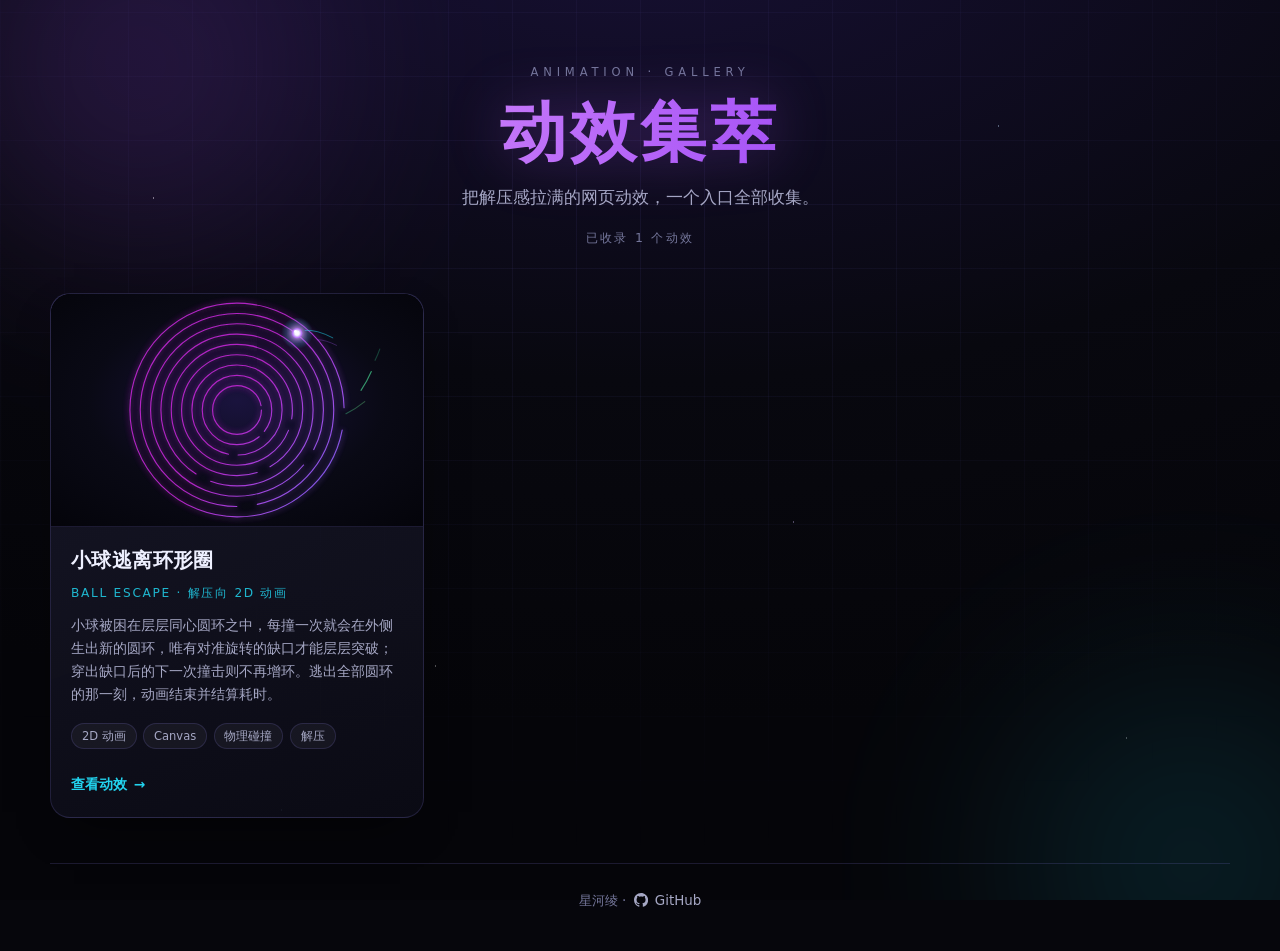
<file: index.html>
<!DOCTYPE html>
<html lang="zh-CN">
<head>
  <meta charset="UTF-8">
  <meta name="viewport" content="width=device-width, initial-scale=1, viewport-fit=cover">
  <meta name="description" content="动效集萃 —— 收录各种酷炫、解压的网页动效与小游戏。">
  <meta name="theme-color" content="#06060c">
  <title>动效集萃 · animation.xingheling.cn</title>
  <link rel="icon" href="data:image/svg+xml,%3Csvg xmlns='http://www.w3.org/2000/svg' viewBox='0 0 32 32'%3E%3Ccircle cx='16' cy='16' r='13' fill='none' stroke='%23a855f7' stroke-width='2.5' stroke-dasharray='70 12'/%3E%3Ccircle cx='16' cy='16' r='4' fill='%2322d3ee'/%3E%3C/svg%3E">
  <link rel="stylesheet" href="./assets/css/style.css">
</head>
<body>
  <div class="bg-layer" aria-hidden="true">
    <div class="bg-grid"></div>
    <div class="bg-stars"></div>
    <div class="bg-glow bg-glow--a"></div>
    <div class="bg-glow bg-glow--b"></div>
  </div>

  <div class="shell">
    <header class="hero">
      <p class="hero-eyebrow">ANIMATION&nbsp;·&nbsp;GALLERY</p>
      <h1 class="hero-title" id="siteTitle">动效集萃</h1>
      <p class="hero-sub" id="siteSubtitle">把解压感拉满的网页动效，一个入口全部收集。</p>
      <p class="hero-count" id="siteCount"></p>
    </header>

    <main class="main">
      <ul class="grid" id="grid"></ul>
      <div class="fallback" id="fallback" hidden>
        <p>还没有收录任何动效，稍后再来看看吧。</p>
      </div>
      <noscript>
        <div class="fallback">
          <p>本项目需要 JavaScript 才能渲染卡片列表，请在支持 JavaScript 的浏览器中打开。</p>
        </div>
      </noscript>
    </main>

    <footer class="footer">
      <p class="footer-copy" id="footerCopy">© 2026 xingheling.cn</p>
      <nav class="footer-links" id="footerLinks" aria-label="相关链接"></nav>
    </footer>
  </div>

  <script src="./assets/js/projects.js"></script>
  <script src="./assets/js/main.js"></script>
</body>
</html>
</file>
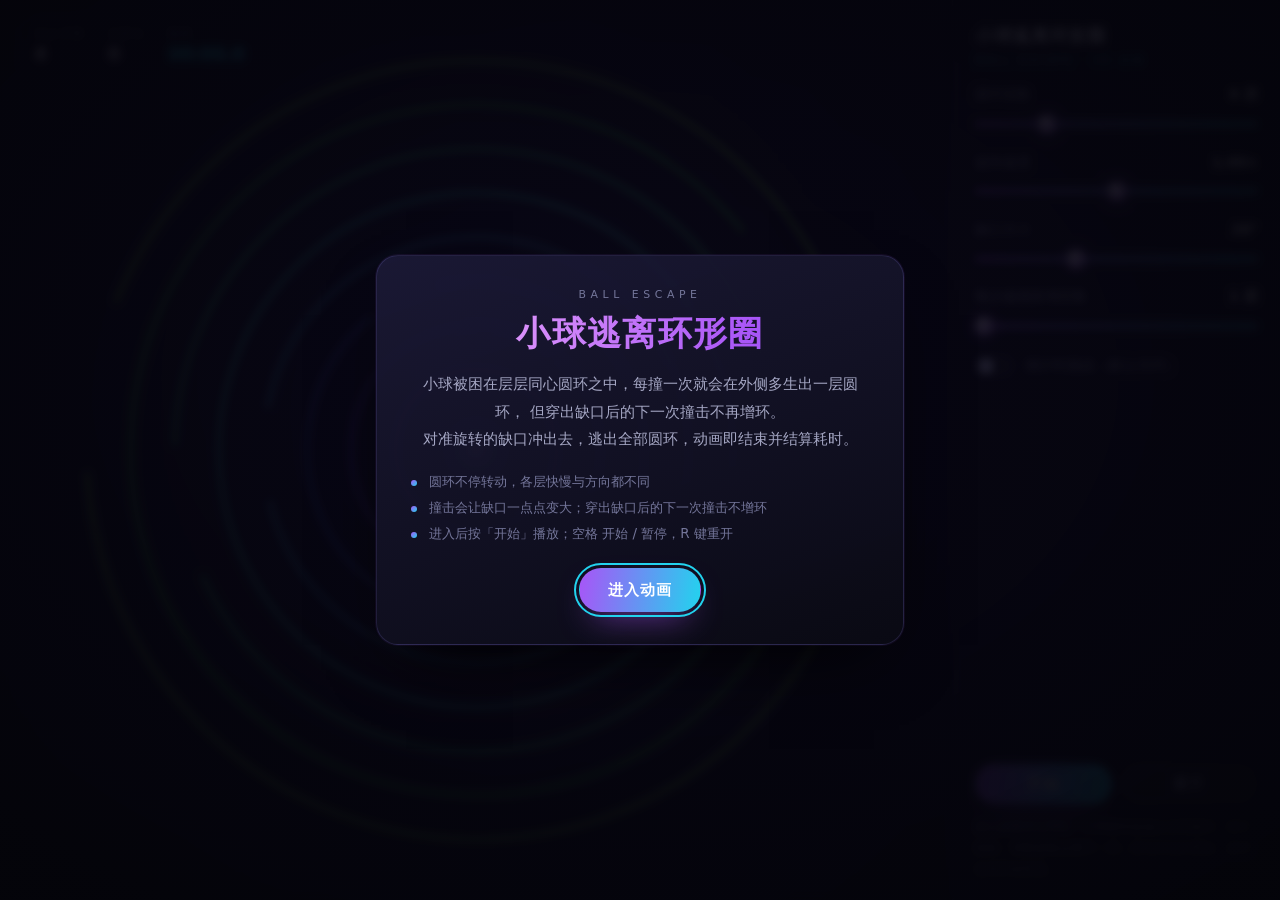
<file: ball-escape/index.html>
<!DOCTYPE html>
<html lang="zh-CN">
<head>
  <meta charset="UTF-8">
  <meta name="viewport" content="width=device-width, initial-scale=1, viewport-fit=cover">
  <meta name="description" content="小球逃离环形圈：小球被困在层层同心圆环中，撞击会生出新的圆环，击穿缺口才能层层突破。">
  <meta name="theme-color" content="#06060f">
  <title>小球逃离环形圈 · 动效集萃</title>
  <link rel="icon" href="data:image/svg+xml,%3Csvg xmlns='http://www.w3.org/2000/svg' viewBox='0 0 32 32'%3E%3Ccircle cx='16' cy='16' r='13' fill='none' stroke='%2322d3ee' stroke-width='2.5' stroke-dasharray='70 12'/%3E%3Ccircle cx='16' cy='16' r='4' fill='%23a855f7'/%3E%3C/svg%3E">
  <link rel="stylesheet" href="./css/style.css">
</head>
<body>
  <div class="app">
    <main class="stage" id="stage">
      <canvas id="canvas" class="canvas" aria-label="小球逃离环形圈动画画布" role="img"></canvas>

      <div class="hud">
        <div class="hud-item">
          <span class="hud-label">剩余层数</span>
          <span class="hud-value" id="hudRings">8</span>
        </div>
        <div class="hud-item">
          <span class="hud-label">已穿出</span>
          <span class="hud-value" id="hudEscaped">0</span>
        </div>
        <div class="hud-item">
          <span class="hud-label">耗时</span>
          <span class="hud-value hud-value--time" id="hudTime">00:00.0</span>
        </div>
      </div>
    </main>

    <aside class="panel" aria-label="参数调节面板">
      <header class="panel-head">
        <h1 class="panel-title">小球逃离环形圈</h1>
        <p class="panel-sub">Ball Escape · 2D 动画</p>
      </header>

      <div class="panel-body">
        <div class="ctrl">
          <label class="ctrl-label" for="optRings">
            <span>圆环层数</span><output class="ctrl-out" id="optRingsOut">8 层</output>
          </label>
          <input class="range" type="range" id="optRings" min="3" max="24" step="1" value="8">
        </div>

        <div class="ctrl">
          <label class="ctrl-label" for="optSpeed">
            <span>旋转速度</span><output class="ctrl-out" id="optSpeedOut">1.00×</output>
          </label>
          <input class="range" type="range" id="optSpeed" min="0" max="2" step="0.05" value="1">
        </div>

        <div class="ctrl">
          <label class="ctrl-label" for="optGap">
            <span>缺口大小</span><output class="ctrl-out" id="optGapOut">26°</output>
          </label>
          <input class="range" type="range" id="optGap" min="8" max="60" step="1" value="26">
        </div>

        <div class="ctrl">
          <label class="ctrl-label" for="optAdd">
            <span>每次碰撞新增层数</span><output class="ctrl-out" id="optAddOut">1 层</output>
          </label>
          <input class="range" type="range" id="optAdd" min="1" max="3" step="1" value="1">
        </div>

        <div class="ctrl ctrl--switch">
          <label class="switch">
            <input type="checkbox" id="countdownOn">
            <span class="switch-box" aria-hidden="true"></span>
            <span class="switch-text">倒计时挑战（默认关闭）</span>
          </label>
          <div class="countdown" id="countdownWrap" hidden>
            <label for="countdownSec">限时</label>
            <input type="number" id="countdownSec" min="10" max="600" step="5" value="60">
            <span>秒</span>
          </div>
        </div>
      </div>

      <footer class="panel-foot">
        <div class="panel-actions">
          <button type="button" class="btn btn--primary" id="toggleBtn">开始</button>
          <button type="button" class="btn btn--ghost" id="restartBtn">重开</button>
        </div>
        <p class="panel-tip">默认参数经过调校：小球最终能逃出全部圆环，但不轻松。调整参数会重开一局；若当时没在播放，就停在待开始状态。</p>
      </footer>
    </aside>

    <!-- 窄屏播放时收起调节栏，只在底部留一行参数 -->
    <div class="mini" id="miniBar" hidden>
      <p class="mini-params" id="miniParams"></p>
      <div class="mini-actions">
        <button type="button" class="btn btn--ghost btn--mini" id="miniToggle">暂停</button>
        <button type="button" class="btn btn--ghost btn--mini" id="miniRestart">重开</button>
      </div>
    </div>

    <!-- 全局遮罩：覆盖画布与参数面板，任何一端的“进入动画 / 结算”都走这里 -->
    <div class="overlay" id="startOverlay" role="dialog" aria-modal="true" aria-labelledby="startTitle">
      <div class="overlay-card">
        <p class="overlay-eyebrow">BALL&nbsp;ESCAPE</p>
        <h2 class="overlay-title" id="startTitle">小球逃离环形圈</h2>
        <p class="overlay-text">
          小球被困在层层同心圆环之中，每撞一次就会在外侧多生出一层圆环，
          但穿出缺口后的下一次撞击不再增环。<br>
          对准旋转的缺口冲出去，逃出全部圆环，动画即结束并结算耗时。
        </p>
        <ul class="overlay-hints">
          <li>圆环不停转动，各层快慢与方向都不同</li>
          <li>撞击会让缺口一点点变大；穿出缺口后的下一次撞击不增环</li>
          <li>进入后按「开始」播放；空格 开始 / 暂停，R 键重开</li>
        </ul>
        <button type="button" class="btn btn--primary" id="enterBtn">进入动画</button>
      </div>
    </div>

    <div class="overlay" id="resultOverlay" hidden role="dialog" aria-modal="true" aria-labelledby="resultTitle">
      <div class="overlay-card overlay-card--result">
        <h2 class="overlay-title" id="resultTitle">小球成功逃离！</h2>
        <p class="overlay-text" id="resultText"></p>
        <div class="overlay-actions">
          <button type="button" class="btn btn--primary" id="againBtn">再来一次</button>
          <button type="button" class="btn btn--ghost" id="tuneBtn">调整参数</button>
          <a class="btn btn--ghost" href="../">返回集萃</a>
        </div>
      </div>
    </div>
  </div>

  <script src="./js/config.js"></script>
  <script src="./js/ring.js"></script>
  <script src="./js/ball.js"></script>
  <script src="./js/particles.js"></script>
  <script src="./js/physics.js"></script>
  <script src="./js/camera.js"></script>
  <script src="./js/render.js"></script>
  <script src="./js/ui.js"></script>
  <script src="./js/main.js"></script>
</body>
</html>
</file>
<file: assets/css/style.css>
/* ==========================================================================
   动效集萃 · 导航页样式
   深色底 + 霓虹紫青  |  无构建、无依赖
   ========================================================================== */

:root {
  --bg: #06060c;
  --bg-soft: #0c0c16;
  --surface: rgba(20, 20, 34, 0.62);
  --surface-strong: rgba(26, 26, 44, 0.86);
  --line: rgba(150, 140, 255, 0.16);
  --line-strong: rgba(168, 85, 247, 0.42);
  --text: #eef0ff;
  --text-dim: #a5a7c4;
  --text-faint: #74769a;
  --neon-a: #a855f7;
  --neon-b: #22d3ee;
  --neon-c: #f0abfc;
  --radius-lg: 20px;
  --radius-md: 14px;
  --shadow-card: 0 18px 48px -24px rgba(0, 0, 0, 0.9);
  --ease-out: cubic-bezier(0.22, 1, 0.36, 1);
  --font: "PingFang SC", "Hiragino Sans GB", "Microsoft YaHei", "Noto Sans SC",
    system-ui, -apple-system, "Segoe UI", Roboto, sans-serif;
}

*,
*::before,
*::after { box-sizing: border-box; }

html { -webkit-text-size-adjust: 100%; }

body {
  margin: 0;
  min-height: 100vh;
  background: var(--bg);
  color: var(--text);
  font-family: var(--font);
  line-height: 1.6;
  overflow-x: hidden;
  -webkit-font-smoothing: antialiased;
}

a { color: inherit; text-decoration: none; }

/* ---------------------------------------------------------------- 背景层 */

.bg-layer {
  position: fixed;
  inset: 0;
  z-index: 0;
  pointer-events: none;
  overflow: hidden;
  background:
    radial-gradient(120% 90% at 50% -10%, #171034 0%, #08080f 58%, #050509 100%);
}

.bg-grid {
  position: absolute;
  inset: -20%;
  background-image:
    linear-gradient(rgba(140, 130, 255, 0.07) 1px, transparent 1px),
    linear-gradient(90deg, rgba(140, 130, 255, 0.07) 1px, transparent 1px);
  background-size: 64px 64px;
  mask-image: radial-gradient(75% 65% at 50% 32%, #000 0%, transparent 78%);
  -webkit-mask-image: radial-gradient(75% 65% at 50% 32%, #000 0%, transparent 78%);
  animation: gridDrift 34s linear infinite;
}

.bg-stars {
  position: absolute;
  inset: 0;
  background-image:
    radial-gradient(1.6px 1.6px at 12% 22%, rgba(255, 255, 255, 0.5) 50%, transparent 51%),
    radial-gradient(1.4px 1.4px at 78% 14%, rgba(190, 220, 255, 0.45) 50%, transparent 51%),
    radial-gradient(1.2px 1.2px at 34% 74%, rgba(255, 255, 255, 0.35) 50%, transparent 51%),
    radial-gradient(1.6px 1.6px at 62% 58%, rgba(210, 190, 255, 0.4) 50%, transparent 51%),
    radial-gradient(1.2px 1.2px at 88% 82%, rgba(255, 255, 255, 0.3) 50%, transparent 51%),
    radial-gradient(1.4px 1.4px at 22% 90%, rgba(160, 230, 255, 0.34) 50%, transparent 51%);
  opacity: 0.9;
  animation: twinkle 7s ease-in-out infinite alternate;
}

.bg-glow {
  position: absolute;
  width: 46vmax;
  height: 46vmax;
  border-radius: 50%;
  filter: blur(90px);
  opacity: 0.4;
  animation: floatGlow 22s ease-in-out infinite;
}

.bg-glow--a {
  top: -18vmax;
  left: -12vmax;
  background: radial-gradient(circle, rgba(168, 85, 247, 0.55), transparent 66%);
}

.bg-glow--b {
  right: -16vmax;
  bottom: -20vmax;
  background: radial-gradient(circle, rgba(34, 211, 238, 0.42), transparent 66%);
  animation-delay: -9s;
}

@keyframes gridDrift {
  from { transform: translate3d(0, 0, 0); }
  to { transform: translate3d(0, -64px, 0); }
}

@keyframes twinkle {
  from { opacity: 0.45; }
  to { opacity: 0.95; }
}

@keyframes floatGlow {
  0%, 100% { transform: translate3d(0, 0, 0) scale(1); }
  50% { transform: translate3d(3vmax, 4vmax, 0) scale(1.12); }
}

/* ------------------------------------------------------------------ 布局 */

.shell {
  position: relative;
  z-index: 1;
  width: min(1180px, 100% - 3rem);
  margin: 0 auto;
  padding: clamp(3rem, 7vh, 6rem) 0 2.5rem;
  display: flex;
  flex-direction: column;
  gap: clamp(2.2rem, 5vh, 3.6rem);
  min-height: 100vh;
}

/* ------------------------------------------------------------------ 头部 */

.hero { text-align: center; }

.hero-eyebrow {
  margin: 0 0 0.9rem;
  font-size: 0.72rem;
  letter-spacing: 0.42em;
  text-transform: uppercase;
  color: var(--text-faint);
}

.hero-title {
  margin: 0;
  font-size: clamp(2.4rem, 7vw, 4.1rem);
  font-weight: 800;
  letter-spacing: 0.06em;
  line-height: 1.1;
  background: linear-gradient(100deg, var(--neon-c) 0%, var(--neon-a) 28%, var(--neon-b) 58%, var(--neon-c) 100%);
  background-size: 220% 100%;
  -webkit-background-clip: text;
  background-clip: text;
  color: transparent;
  animation: titleFlow 9s ease-in-out infinite;
  filter: drop-shadow(0 0 28px rgba(168, 85, 247, 0.35));
}

.hero-sub {
  margin: 1rem auto 0;
  max-width: 34rem;
  color: var(--text-dim);
  font-size: clamp(0.92rem, 2.5vw, 1.05rem);
}

.hero-count {
  margin: 1.1rem 0 0;
  font-size: 0.78rem;
  letter-spacing: 0.18em;
  color: var(--text-faint);
}

@keyframes titleFlow {
  0%, 100% { background-position: 0% 50%; }
  50% { background-position: 100% 50%; }
}

/* ------------------------------------------------------------------ 网格 */

.main {
  flex: 1 1 auto;
  min-width: 0;
}

.grid {
  list-style: none;
  margin: 0;
  padding: 0;
  display: grid;
  min-width: 0;
  gap: clamp(1.1rem, 2.4vw, 1.8rem);
  grid-template-columns: repeat(auto-fill, minmax(min(100%, 340px), 1fr));
}

/* ------------------------------------------------------------------ 卡片 */

.card {
  --accent: #a855f7;
  --accent-alt: #22d3ee;
  --mx: 50%;
  --my: 0%;
  position: relative;
  min-width: 0;
  max-width: 100%;
  border-radius: var(--radius-lg);
  background: linear-gradient(160deg, rgba(30, 30, 52, 0.72), rgba(12, 12, 22, 0.86));
  border: 1px solid var(--line);
  box-shadow: var(--shadow-card);
  transition: transform 0.5s var(--ease-out), border-color 0.4s ease, box-shadow 0.5s ease;
  isolation: isolate;
}

.card::before {
  content: "";
  position: absolute;
  inset: -1px;
  border-radius: inherit;
  padding: 1px;
  background: linear-gradient(140deg, var(--accent), transparent 38%, transparent 62%, var(--accent-alt));
  -webkit-mask: linear-gradient(#000 0 0) content-box, linear-gradient(#000 0 0);
  -webkit-mask-composite: xor;
  mask: linear-gradient(#000 0 0) content-box, linear-gradient(#000 0 0);
  mask-composite: exclude;
  opacity: 0;
  transition: opacity 0.45s ease;
  pointer-events: none;
}

.card::after {
  content: "";
  position: absolute;
  inset: 0;
  border-radius: inherit;
  background: radial-gradient(320px circle at var(--mx) var(--my), rgba(255, 255, 255, 0.13), transparent 62%);
  opacity: 0;
  transition: opacity 0.4s ease;
  pointer-events: none;
  z-index: 2;
}

.card:hover,
.card:focus-within {
  transform: translateY(-6px);
  border-color: var(--line-strong);
  box-shadow: 0 26px 60px -26px rgba(168, 85, 247, 0.55), 0 0 0 1px rgba(168, 85, 247, 0.16);
}

.card:hover::before,
.card:focus-within::before { opacity: 1; }

.card:hover::after,
.card:focus-within::after { opacity: 1; }

.card-link {
  position: relative;
  z-index: 1;
  display: flex;
  flex-direction: column;
  height: 100%;
  border-radius: inherit;
  overflow: hidden;
}

.card-link:focus-visible {
  outline: 2px solid var(--accent-alt);
  outline-offset: 3px;
}

.card-media {
  position: relative;
  aspect-ratio: 16 / 10;
  overflow: hidden;
  background: #05050b;
  border-bottom: 1px solid var(--line);
}

.card-img {
  width: 100%;
  max-width: 100%;
  height: 100%;
  display: block;
  object-fit: cover;
  transform: scale(1.01);
  transition: transform 0.9s var(--ease-out), filter 0.5s ease;
}

.card:hover .card-img,
.card:focus-within .card-img {
  transform: scale(1.06);
  filter: saturate(1.12) brightness(1.06);
}

.card-sheen {
  position: absolute;
  inset: 0;
  background: linear-gradient(115deg, transparent 34%, rgba(255, 255, 255, 0.16) 48%, transparent 62%);
  transform: translateX(-120%);
  pointer-events: none;
}

.card:hover .card-sheen,
.card:focus-within .card-sheen {
  animation: sheen 1.1s var(--ease-out);
}

@keyframes sheen {
  from { transform: translateX(-120%); }
  to { transform: translateX(120%); }
}

.card-body {
  display: flex;
  flex-direction: column;
  min-width: 0;
  gap: 0.5rem;
  padding: 1.15rem 1.25rem 1.35rem;
  flex: 1 1 auto;
}

.card-title {
  margin: 0;
  font-size: 1.22rem;
  font-weight: 700;
  letter-spacing: 0.02em;
}

.card-sub {
  margin: 0;
  font-size: 0.76rem;
  letter-spacing: 0.14em;
  text-transform: uppercase;
  color: var(--accent-alt);
  opacity: 0.85;
}

.card-desc {
  margin: 0.15rem 0 0;
  font-size: 0.9rem;
  color: var(--text-dim);
  overflow-wrap: anywhere;
}

.tags {
  list-style: none;
  display: flex;
  flex-wrap: wrap;
  gap: 0.4rem;
  margin: 0.55rem 0 0;
  padding: 0;
}

.tag {
  font-size: 0.72rem;
  padding: 0.18rem 0.62rem;
  border-radius: 999px;
  color: var(--text-dim);
  background: rgba(255, 255, 255, 0.045);
  border: 1px solid var(--line);
}

.card-cta {
  display: inline-flex;
  align-items: center;
  gap: 0.42rem;
  margin-top: auto;
  padding-top: 1rem;
  font-size: 0.86rem;
  font-weight: 600;
  color: var(--accent-alt);
}

.card-cta-arrow {
  display: inline-block;
  transition: transform 0.35s var(--ease-out);
}

.card:hover .card-cta-arrow,
.card:focus-within .card-cta-arrow {
  transform: translateX(6px);
}

.card--enter {
  opacity: 0;
  animation: cardIn 0.75s var(--ease-out) forwards;
  animation-delay: calc(var(--i, 0) * 110ms + 120ms);
}

@keyframes cardIn {
  from { opacity: 0; transform: translateY(26px) scale(0.97); }
  to { opacity: 1; transform: none; }
}

/* ------------------------------------------------------------ 兜底 / 页脚 */

.fallback {
  padding: 2.4rem;
  text-align: center;
  color: var(--text-dim);
  border: 1px dashed var(--line);
  border-radius: var(--radius-lg);
  background: var(--surface);
}

.fallback p { margin: 0; }

.footer {
  display: flex;
  flex-wrap: wrap;
  align-items: center;
  justify-content: center;
  gap: 0.35rem 0.5rem;
  padding-top: 1.6rem;
  border-top: 1px solid var(--line);
  font-size: 0.84rem;
  color: var(--text-faint);
  text-align: center;
}

.footer-copy {
  margin: 0;
  display: inline-flex;
  align-items: center;
}

.footer-links {
  display: flex;
  align-items: center;
  gap: 1.1rem;
}

.footer-link {
  position: relative;
  display: inline-flex;
  align-items: center;
  gap: 0.4rem;
  color: var(--text-dim);
  transition: color 0.3s ease;
}

.footer-icon {
  width: 1.05em;
  height: 1.05em;
  flex: 0 0 auto;
}

.footer-link::after {
  content: "";
  position: absolute;
  left: 0;
  bottom: -3px;
  width: 100%;
  height: 1px;
  background: linear-gradient(90deg, var(--neon-a), var(--neon-b));
  transform: scaleX(0);
  transform-origin: left;
  transition: transform 0.35s var(--ease-out);
}

.footer-link:hover { color: var(--text); }
.footer-link:hover::after { transform: scaleX(1); }

.footer-link:focus-visible {
  outline: 2px solid var(--neon-b);
  outline-offset: 3px;
  border-radius: 4px;
}

/* ---------------------------------------------------------------- 响应式 */

@media (max-width: 720px) {
  .shell {
    width: min(1180px, 100% - 2rem);
    padding-top: 2.6rem;
    gap: 2rem;
  }

  .grid { grid-template-columns: 1fr; }

}

@media (prefers-reduced-motion: reduce) {
  .bg-grid,
  .bg-stars,
  .bg-glow,
  .hero-title { animation: none; }

  .card,
  .card-img,
  .card-cta-arrow,
  .footer-link::after { transition: none; }

  .card--enter { animation: none; opacity: 1; }

  .card:hover .card-sheen,
  .card:focus-within .card-sheen { animation: none; }
}
</file>
<file: ball-escape/css/style.css>
/* ==========================================================================
   小球逃离环形圈 · 布局与界面
   宽屏：画布在左、参数面板在右；窄屏：画布在上、面板在下
   ========================================================================== */

:root {
  --bg: #06060f;
  --panel-bg: rgba(13, 13, 24, 0.92);
  --line: rgba(150, 140, 255, 0.16);
  --line-strong: rgba(168, 85, 247, 0.45);
  --text: #eef0ff;
  --text-dim: #a5a7c4;
  --text-faint: #74769a;
  --neon-a: #a855f7;
  --neon-b: #22d3ee;
  --font: "PingFang SC", "Hiragino Sans GB", "Microsoft YaHei", "Noto Sans SC",
    system-ui, -apple-system, "Segoe UI", Roboto, sans-serif;
}

*,
*::before,
*::after { box-sizing: border-box; }

html, body {
  margin: 0;
  height: 100%;
  background: var(--bg);
  color: var(--text);
  font-family: var(--font);
  overflow: hidden;
  -webkit-font-smoothing: antialiased;
  -webkit-text-size-adjust: 100%;
}

.app {
  position: relative;
  display: grid;
  grid-template-columns: minmax(0, 1fr) 328px;
  height: 100vh;
  height: 100dvh;
}

/* ---------------------------------------------------------------- 画布区 */

.stage {
  position: relative;
  min-width: 0;
  min-height: 0;
  overflow: hidden;
  background: radial-gradient(80% 70% at 50% 45%, #12102c 0%, #08080f 60%, #04040a 100%);
}

.canvas {
  display: block;
  width: 100%;
  height: 100%;
}

/* ------------------------------------------------------------------ HUD */

.hud {
  position: absolute;
  top: max(1rem, env(safe-area-inset-top));
  left: 1.1rem;
  display: flex;
  gap: 1.4rem;
  padding: 0.65rem 1rem;
  border-radius: 14px;
  /* 尽量不挡动效：低不透明度 + 轻模糊 */
  background: rgba(8, 8, 18, 0.24);
  border: 1px solid rgba(150, 140, 255, 0.12);
  backdrop-filter: blur(5px);
  -webkit-backdrop-filter: blur(5px);
  pointer-events: none;
}

.hud-item { display: flex; flex-direction: column; gap: 0.12rem; }

.hud-label {
  font-size: 0.66rem;
  letter-spacing: 0.16em;
  color: var(--text-faint);
}

.hud-value {
  font-size: 1.12rem;
  font-weight: 700;
  font-variant-numeric: tabular-nums;
  color: #fff;
  text-shadow: 0 0 16px rgba(168, 85, 247, 0.55);
}

.hud-value--time { color: var(--neon-b); text-shadow: 0 0 16px rgba(34, 211, 238, 0.5); }

/* --------------------------------------------------------------- 遮罩层 */

.overlay {
  position: absolute;
  inset: 0;
  z-index: 20;
  display: flex;
  overflow-y: auto;
  overscroll-behavior: contain;
  padding: clamp(1rem, 4vh, 2.6rem) 1.25rem;
  background: radial-gradient(72% 72% at 50% 42%, rgba(8, 6, 20, 0.86), rgba(4, 4, 10, 0.96));
  backdrop-filter: blur(4px);
  -webkit-backdrop-filter: blur(4px);
  /* 不用 fill-mode: both —— 若某些环境不执行动画，遮罩仍保持 opacity 1，
     否则会“看不见但挡住整页点击” */
  animation: fadeIn 0.45s ease;
}

.overlay[hidden] { display: none; }

.overlay-card {
  margin: auto;
  width: 100%;
  max-width: 33rem;
  text-align: center;
  padding: 2rem 2.1rem;
  border-radius: 22px;
  border: 1px solid var(--line);
  background: linear-gradient(160deg, rgba(30, 28, 58, 0.86), rgba(10, 10, 20, 0.95));
  box-shadow: 0 30px 70px -30px rgba(0, 0, 0, 0.95), 0 0 0 1px rgba(168, 85, 247, 0.08);
}

.overlay-eyebrow {
  margin: 0 0 0.7rem;
  font-size: 0.68rem;
  letter-spacing: 0.42em;
  color: var(--text-faint);
}

.overlay-title {
  margin: 0 0 0.85rem;
  font-size: clamp(1.5rem, 4.4vw, 2.1rem);
  font-weight: 800;
  letter-spacing: 0.04em;
  background: linear-gradient(100deg, #f0abfc, var(--neon-a) 34%, var(--neon-b) 72%, #f0abfc);
  background-size: 220% 100%;
  -webkit-background-clip: text;
  background-clip: text;
  color: transparent;
  animation: titleFlow 9s ease-in-out infinite;
}

.overlay-text {
  margin: 0;
  font-size: 0.92rem;
  line-height: 1.85;
  color: var(--text-dim);
}

.overlay-hints {
  list-style: none;
  margin: 1.3rem 0 0;
  padding: 0;
  display: grid;
  gap: 0.5rem;
  font-size: 0.84rem;
  color: var(--text-faint);
  text-align: left;
}

.overlay-hints li {
  position: relative;
  padding-left: 1.15rem;
}

.overlay-hints li::before {
  content: "";
  position: absolute;
  left: 0;
  top: 0.55em;
  width: 6px;
  height: 6px;
  border-radius: 50%;
  background: linear-gradient(135deg, var(--neon-a), var(--neon-b));
}

.overlay-actions {
  display: flex;
  justify-content: center;
  gap: 0.75rem;
  flex-wrap: wrap;
  margin-top: 1.5rem;
}

.overlay-card--result .overlay-text {
  font-variant-numeric: tabular-nums;
  margin-top: 0.2rem;
}

/* ----------------------------------------------------------------- 按钮 */

.btn {
  display: inline-flex;
  align-items: center;
  justify-content: center;
  gap: 0.4rem;
  padding: 0.72rem 1.7rem;
  font-family: inherit;
  font-size: 0.92rem;
  font-weight: 600;
  letter-spacing: 0.08em;
  color: #fff;
  border-radius: 999px;
  border: 1px solid transparent;
  cursor: pointer;
  transition: transform 0.28s cubic-bezier(0.22, 1, 0.36, 1), box-shadow 0.3s ease,
    background 0.3s ease, border-color 0.3s ease, color 0.3s ease;
  text-decoration: none;
  user-select: none;
}

.btn:focus-visible {
  outline: 2px solid var(--neon-b);
  outline-offset: 3px;
}

.btn--primary {
  background: linear-gradient(100deg, var(--neon-a), var(--neon-b));
  box-shadow: 0 14px 34px -14px rgba(168, 85, 247, 0.9);
}

/* 遮罩卡片里的主按钮与文案留白；面板内的主按钮不受影响 */
.overlay-card > .btn--primary { margin-top: 1.6rem; }

.btn--primary:hover {
  transform: translateY(-2px);
  box-shadow: 0 20px 42px -16px rgba(34, 211, 238, 0.85);
}

.overlay-actions .btn--primary { margin-top: 0; }

.btn--ghost {
  background: rgba(255, 255, 255, 0.05);
  border-color: var(--line);
  color: var(--text-dim);
}

.btn--ghost:hover {
  color: #fff;
  border-color: var(--line-strong);
  background: rgba(168, 85, 247, 0.14);
  transform: translateY(-2px);
}

/* ------------------------------------------------------------- 参数面板 */

.panel {
  display: flex;
  flex-direction: column;
  min-height: 0;
  padding: 1.5rem 1.4rem 1.3rem;
  gap: 1.1rem;
  background: var(--panel-bg);
  border-left: 1px solid var(--line);
  overflow-y: auto;
  overscroll-behavior: contain;
}

.panel-head { flex: 0 0 auto; }

.panel-title {
  margin: 0;
  font-size: 1.12rem;
  font-weight: 700;
  letter-spacing: 0.03em;
}

.panel-sub {
  margin: 0.3rem 0 0;
  font-size: 0.74rem;
  letter-spacing: 0.16em;
  text-transform: uppercase;
  color: var(--neon-b);
  opacity: 0.8;
}

.panel-body {
  flex: 1 1 auto;
  display: flex;
  flex-direction: column;
  gap: 1.15rem;
}

.ctrl { display: flex; flex-direction: column; gap: 0.55rem; }

.ctrl-label {
  display: flex;
  align-items: baseline;
  justify-content: space-between;
  gap: 0.6rem;
  font-size: 0.86rem;
  color: var(--text-dim);
}

.ctrl-out {
  font-size: 0.86rem;
  font-weight: 700;
  font-variant-numeric: tabular-nums;
  color: #fff;
}

/* 滑杆 */
.range {
  -webkit-appearance: none;
  appearance: none;
  width: 100%;
  height: 22px;
  margin: 0;
  background: transparent;
  cursor: pointer;
}

.range::-webkit-slider-runnable-track {
  height: 6px;
  border-radius: 999px;
  background: linear-gradient(90deg, rgba(168, 85, 247, 0.65), rgba(34, 211, 238, 0.55));
  box-shadow: inset 0 0 0 1px rgba(255, 255, 255, 0.06);
}

.range::-webkit-slider-thumb {
  -webkit-appearance: none;
  appearance: none;
  width: 18px;
  height: 18px;
  margin-top: -6px;
  border-radius: 50%;
  background: radial-gradient(circle at 35% 32%, #fff, #d8b4fe 45%, #a855f7);
  border: 1px solid rgba(255, 255, 255, 0.6);
  box-shadow: 0 0 14px rgba(168, 85, 247, 0.85);
  transition: transform 0.2s ease;
}

.range:active::-webkit-slider-thumb { transform: scale(1.14); }

.range::-moz-range-track {
  height: 6px;
  border-radius: 999px;
  background: linear-gradient(90deg, rgba(168, 85, 247, 0.65), rgba(34, 211, 238, 0.55));
}

.range::-moz-range-thumb {
  width: 16px;
  height: 16px;
  border-radius: 50%;
  border: 1px solid rgba(255, 255, 255, 0.6);
  background: radial-gradient(circle at 35% 32%, #fff, #d8b4fe 45%, #a855f7);
  box-shadow: 0 0 14px rgba(168, 85, 247, 0.85);
}

.range:focus-visible { outline: 2px solid var(--neon-b); outline-offset: 4px; border-radius: 8px; }

/* 开关 */
.ctrl--switch { gap: 0.75rem; }

.switch {
  display: inline-flex;
  align-items: center;
  gap: 0.6rem;
  font-size: 0.86rem;
  color: var(--text-dim);
  cursor: pointer;
}

.switch input { position: absolute; opacity: 0; width: 0; height: 0; }

.switch-box {
  position: relative;
  width: 40px;
  height: 22px;
  border-radius: 999px;
  background: rgba(255, 255, 255, 0.08);
  border: 1px solid var(--line);
  transition: background 0.3s ease, border-color 0.3s ease;
}

.switch-box::after {
  content: "";
  position: absolute;
  top: 2px;
  left: 2px;
  width: 16px;
  height: 16px;
  border-radius: 50%;
  background: #cfd2ff;
  transition: transform 0.3s cubic-bezier(0.22, 1, 0.36, 1), background 0.3s ease;
}

.switch input:checked + .switch-box {
  background: linear-gradient(100deg, rgba(168, 85, 247, 0.85), rgba(34, 211, 238, 0.8));
  border-color: transparent;
}

.switch input:checked + .switch-box::after {
  transform: translateX(18px);
  background: #fff;
}

.switch input:focus-visible + .switch-box {
  outline: 2px solid var(--neon-b);
  outline-offset: 3px;
}

.countdown {
  display: flex;
  align-items: center;
  gap: 0.5rem;
  font-size: 0.84rem;
  color: var(--text-faint);
}

.countdown[hidden] { display: none; }

.countdown input {
  width: 5.2rem;
  padding: 0.38rem 0.6rem;
  font-family: inherit;
  font-size: 0.86rem;
  font-variant-numeric: tabular-nums;
  color: #fff;
  background: rgba(255, 255, 255, 0.05);
  border: 1px solid var(--line);
  border-radius: 10px;
}

.countdown input:focus-visible { outline: 2px solid var(--neon-b); outline-offset: 2px; }

.panel-foot {
  flex: 0 0 auto;
  display: flex;
  flex-direction: column;
  gap: 0.8rem;
  padding-top: 1rem;
  border-top: 1px solid var(--line);
}

.panel-actions { display: flex; gap: 0.6rem; }

.panel-actions .btn { flex: 1 1 0; padding: 0.6rem 1rem; }

.panel-tip {
  margin: 0;
  font-size: 0.76rem;
  line-height: 1.7;
  color: var(--text-faint);
}

/* ---------------------------------------------------------------- 动画 */

/* -------------------------------------------- 窄屏播放时的一行参数条 */

.mini {
  display: none;
  align-items: center;
  gap: 0.55rem;
  padding: 0.5rem 0.75rem calc(0.5rem + env(safe-area-inset-bottom));
  background: var(--panel-bg);
  border-top: 1px solid var(--line);
}

.mini[hidden] { display: none; }

.mini-params {
  flex: 1 1 auto;
  min-width: 0;
  margin: 0;
  font-size: 0.74rem;
  color: var(--text-dim);
  white-space: nowrap;
  overflow: hidden;
  text-overflow: ellipsis;
  font-variant-numeric: tabular-nums;
}

.mini-actions {
  flex: 0 0 auto;
  display: flex;
  gap: 0.4rem;
}

.btn--mini {
  padding: 0.42rem 0.85rem;
  font-size: 0.78rem;
  letter-spacing: 0.04em;
}

@keyframes titleFlow {
  0%, 100% { background-position: 0% 50%; }
  50% { background-position: 100% 50%; }
}

@keyframes fadeIn {
  from { opacity: 0; }
  to { opacity: 1; }
}

/* -------------------------------------------------------------- 响应式 */

@media (max-width: 900px) {
  .app {
    grid-template-columns: minmax(0, 1fr);
    grid-template-rows: minmax(0, 1fr) auto;
  }

  .panel {
    border-left: none;
    border-top: 1px solid var(--line);
    max-height: 46vh;
    padding: 1rem 1rem calc(0.9rem + env(safe-area-inset-bottom));
    gap: 0.85rem;
  }

  /* 播放中：收起调节栏，只留底部一行参数，让动效占满并保持居中 */
  .mini { display: flex; }
  .app--compact .panel { display: none; }

  .panel-body {
    display: grid;
    grid-template-columns: repeat(auto-fit, minmax(210px, 1fr));
    gap: 0.85rem 1.2rem;
    flex: 0 0 auto;
  }

  .panel-head { display: flex; align-items: baseline; gap: 0.7rem; flex-wrap: wrap; }
  .panel-title { font-size: 1rem; }
  .panel-sub { margin: 0; }

  .panel-foot {
    flex-direction: row;
    align-items: center;
    justify-content: space-between;
    flex-wrap: wrap;
    gap: 0.7rem;
  }

  .panel-actions { flex: 0 0 auto; }
  .panel-actions .btn { flex: 0 0 auto; padding: 0.55rem 1.4rem; }
  .panel-tip { flex: 1 1 14rem; }

  .hud {
    gap: 1rem;
    padding: 0.5rem 0.8rem;
    left: 0.7rem;
  }

  .hud-value { font-size: 0.98rem; }
}

@media (max-width: 560px) {
  .overlay-card { padding: 1.5rem 1.25rem; }
  .overlay-hints { font-size: 0.79rem; }
  /* 结算遮罩有三个按钮，收窄内边距让它们排在一行 */
  .overlay-actions { gap: 0.5rem; }
  .overlay-actions .btn { padding: 0.62rem 0.95rem; font-size: 0.84rem; letter-spacing: 0.04em; }
  .panel {
    max-height: 54vh;
    gap: 0.7rem;
    padding: 0.85rem 0.9rem calc(0.8rem + env(safe-area-inset-bottom));
  }
  .panel-body { grid-template-columns: 1fr; }
  .panel-body { gap: 0.7rem; }
  .ctrl { gap: 0.4rem; }
  .panel-foot { gap: 0.65rem; padding-top: 0.75rem; }
  .panel-tip { display: none; }
}

/* 矮屏（横屏手机 / 小窗口）：压缩遮罩卡片，保证按钮始终可见 */
@media (max-height: 560px) {
  .overlay { padding: 0.8rem 1rem; }
  .overlay-card { padding: 1.15rem 1.3rem; }
  .overlay-eyebrow { margin-bottom: 0.45rem; }
  .overlay-title { margin-bottom: 0.5rem; }
  .overlay-text { font-size: 0.84rem; line-height: 1.65; }
  .overlay-hints { display: none; }
  .overlay-card > .btn--primary { margin-top: 0.9rem; }
}

@media (prefers-reduced-motion: reduce) {
  .overlay { animation: none; }
  .overlay-title { animation: none; }
  .btn { transition: none; }
}
</file>
